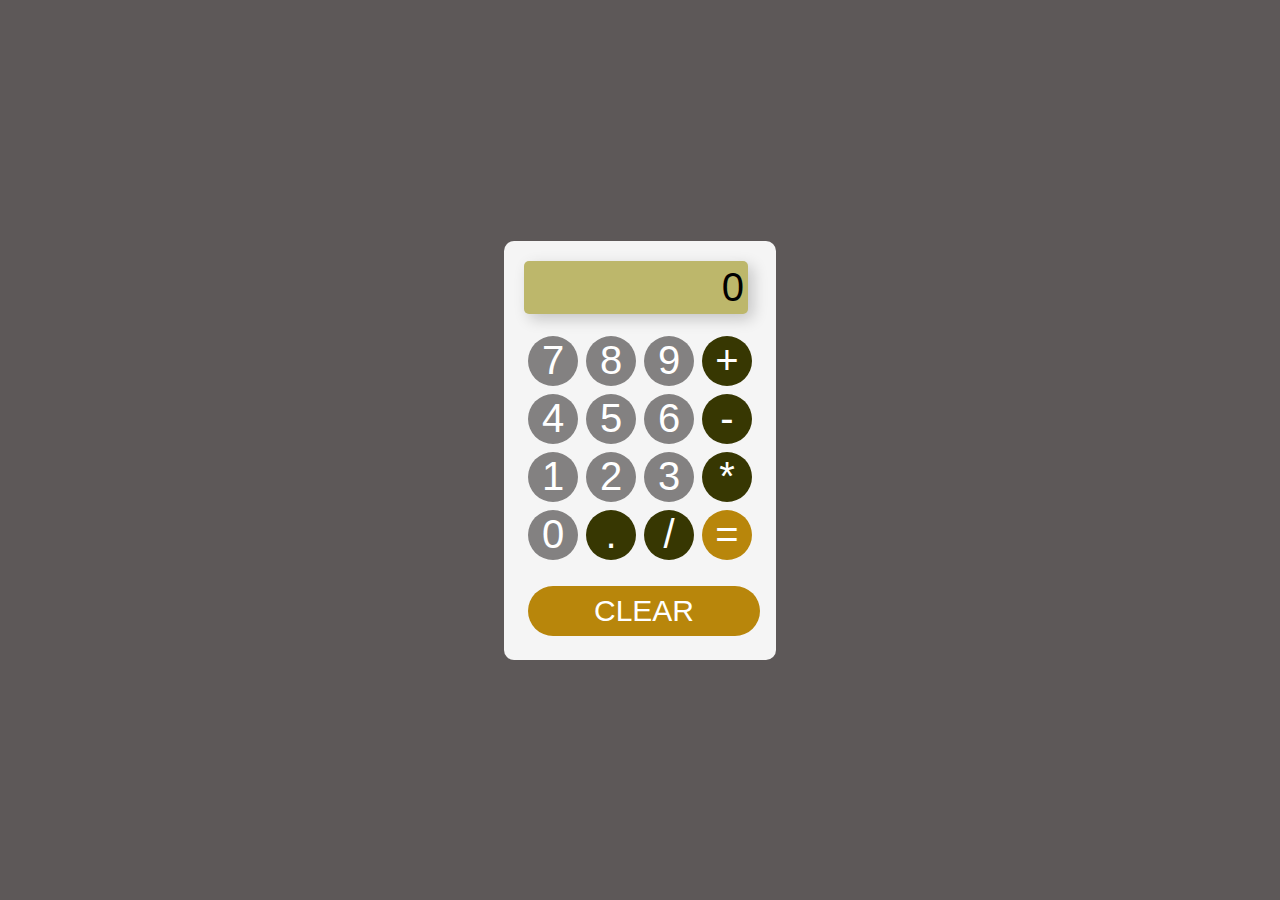
<file: kalkulator/index.html>
<!DOCTYPE html>
<html lang="en">
<head>
    <meta charset="UTF-8">
    <meta http-equiv="X-UA-Compatible" content="IE=edge">
    <meta name="viewport" content="width=device-width, initial-scale=1.0">
    <title>JS CALCULATOR </title>
    <link rel="stylesheet" href="style.css">
</head>
<body>
    <div class="calculator">
        <div class="screen">0</div>
        <br>
        <div class="buttons">
            <button>7</button>
            <button>8</button>
            <button>9</button>
            <button id="operator">+</button>
            <button>4</button>
            <button>5</button>
            <button>6</button>
            <button id="operator">-</button>
            <button>1</button>
            <button>2</button>
            <button>3</button>
            <button id="operator">*</button>
            <button>0</button>
            <button id="operator">.</button>
            <button id="operator">/</button>
            <button id="equals">=</button>
        </div>
        <br>
        <button id="clear">CLEAR</button>
    </div>

<script src="app.js"></script>
</body>
</html>
</file>
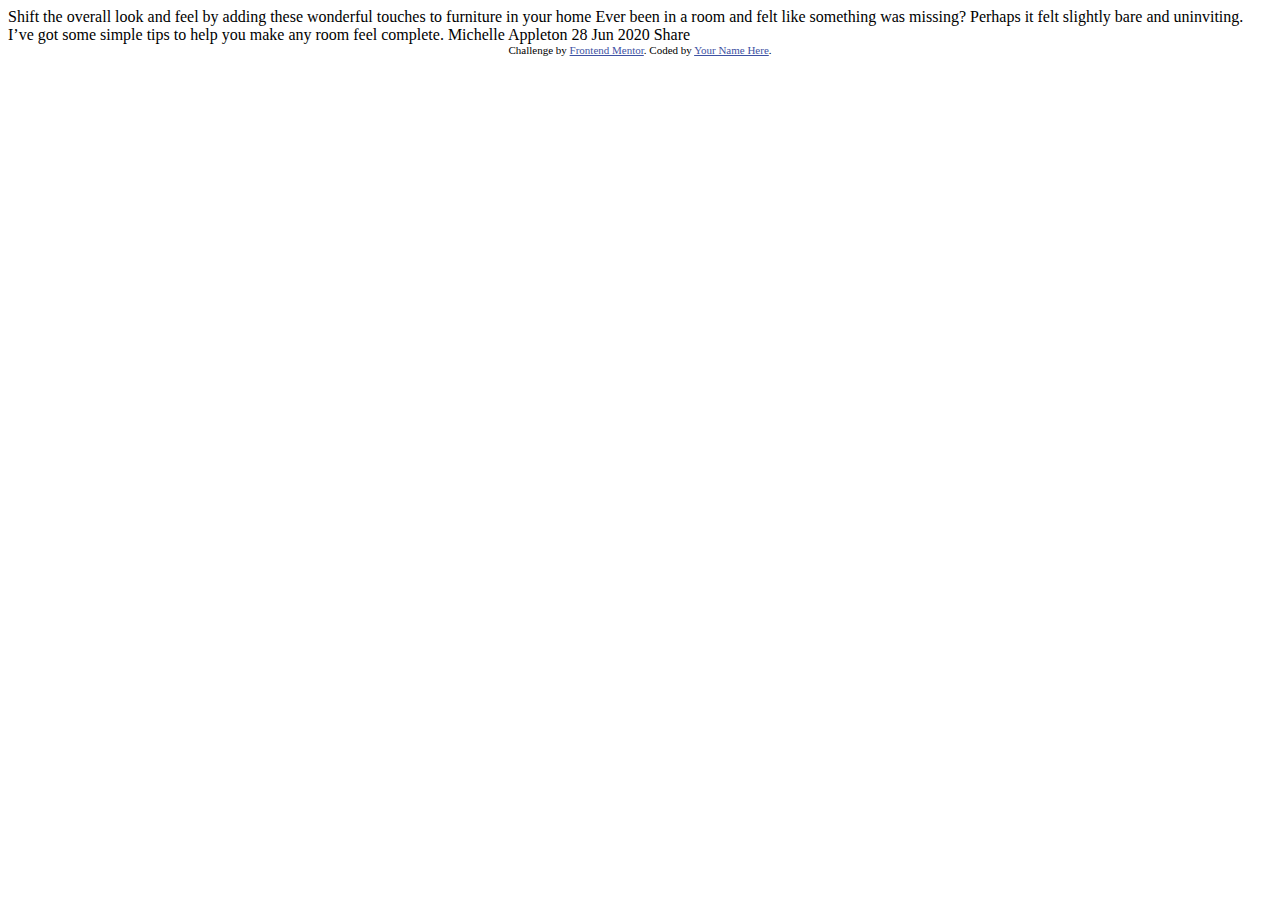
<file: Latihan Praktikum/article-preview-component-master/index.html>
<!DOCTYPE html>
<html lang="en">
<head>
  <meta charset="UTF-8">
  <meta name="viewport" content="width=device-width, initial-scale=1.0"> <!-- displays site properly based on user's device -->

  <link rel="icon" type="image/png" sizes="32x32" href="./images/favicon-32x32.png">
  
  <title>Frontend Mentor | Article preview component</title>

  <!-- Feel free to remove these styles or customise in your own stylesheet 👍 -->
  <style>
    .attribution { font-size: 11px; text-align: center; }
    .attribution a { color: hsl(228, 45%, 44%); }
  </style>
</head>
<body>

  Shift the overall look and feel by adding these wonderful 
  touches to furniture in your home

  Ever been in a room and felt like something was missing? Perhaps 
  it felt slightly bare and uninviting. I’ve got some simple tips 
  to help you make any room feel complete.

  Michelle Appleton
  28 Jun 2020

  Share
  
  <div class="attribution">
    Challenge by <a href="https://www.frontendmentor.io?ref=challenge" target="_blank">Frontend Mentor</a>. 
    Coded by <a href="#">Your Name Here</a>.
  </div>
</body>
</html>
</file>
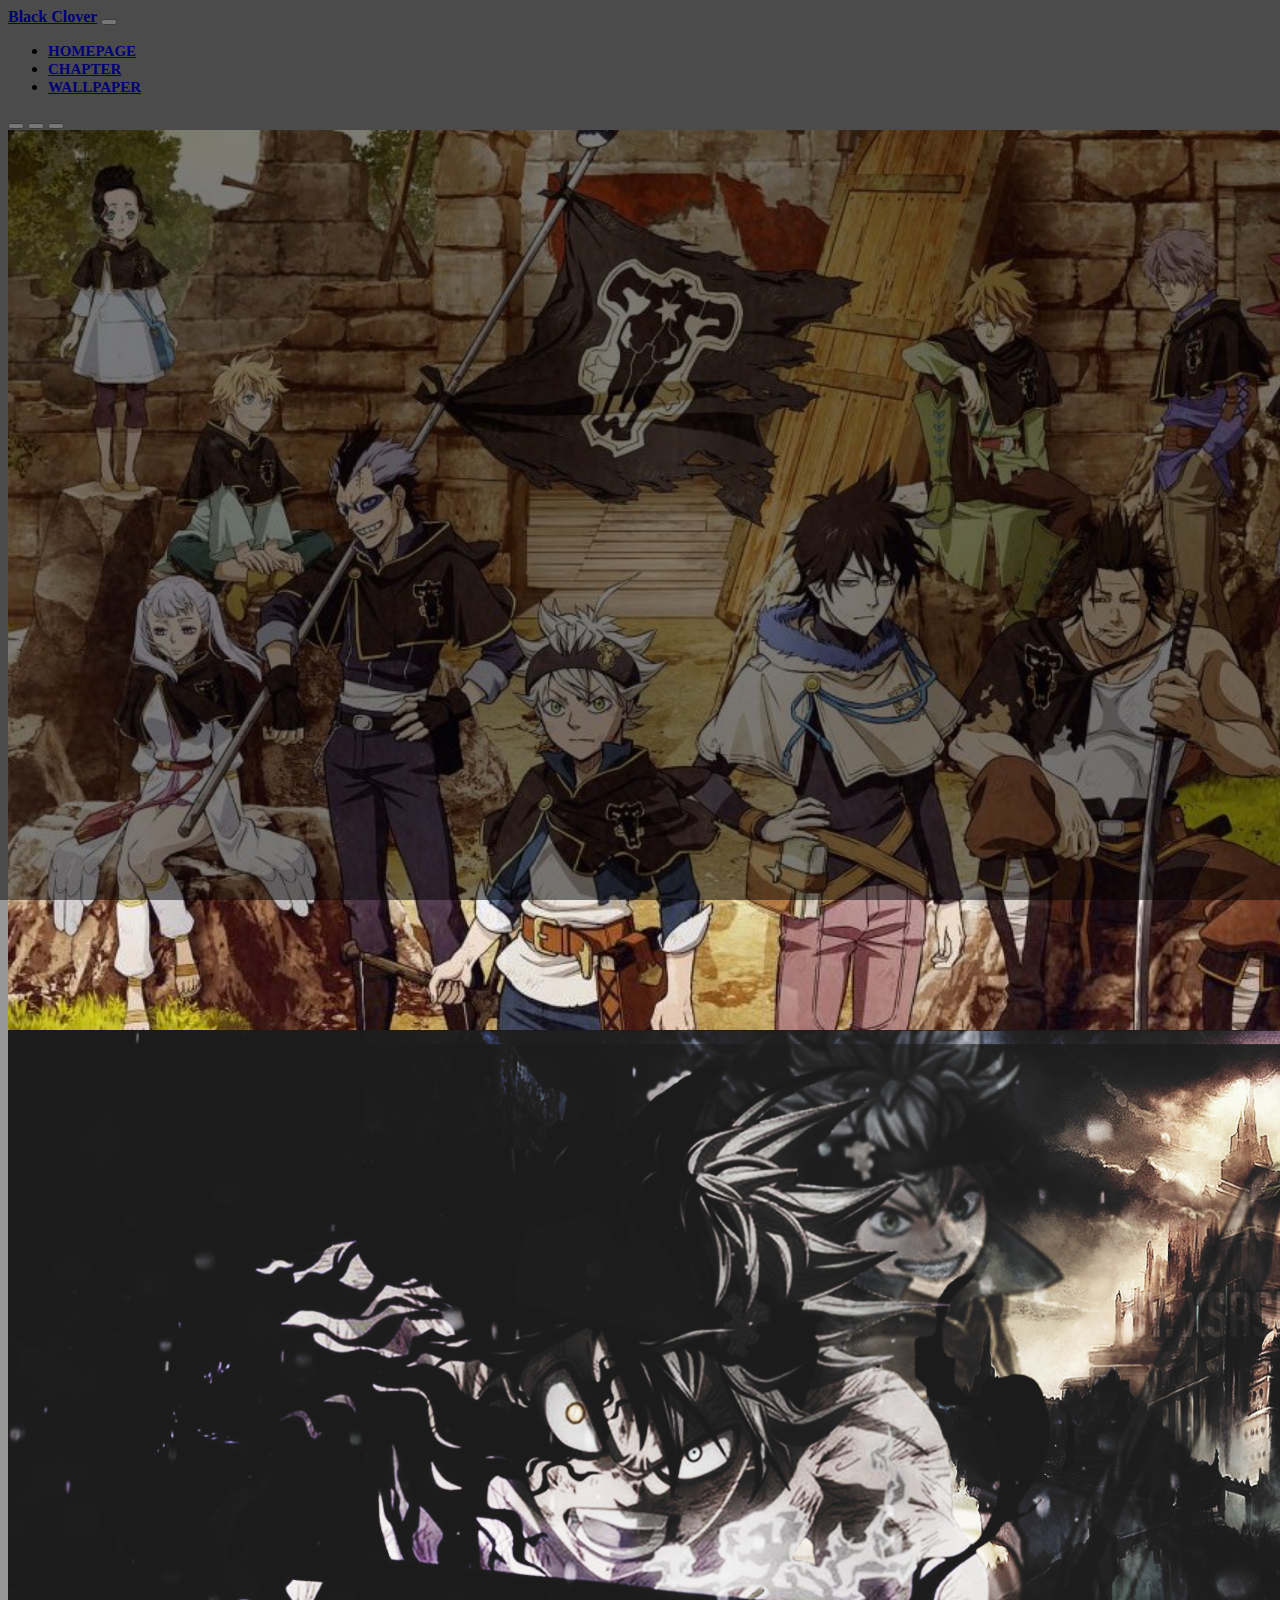
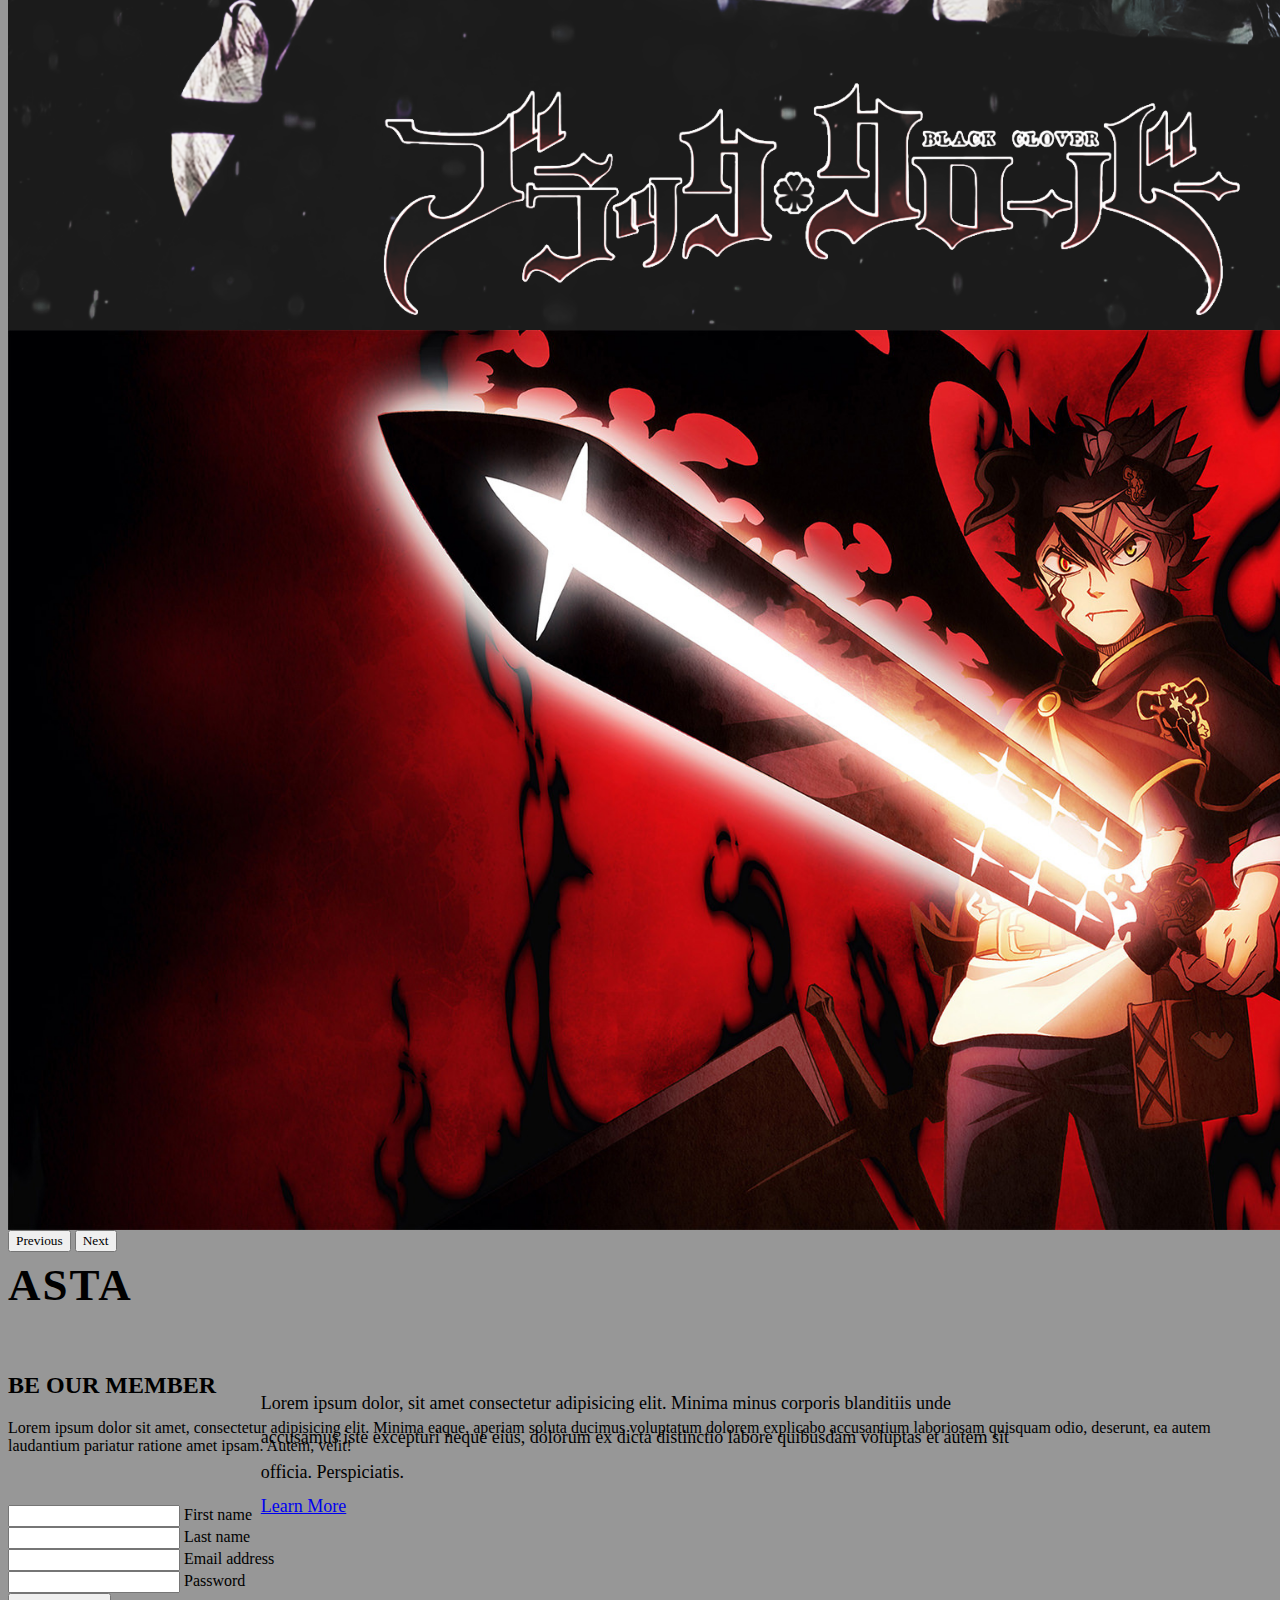
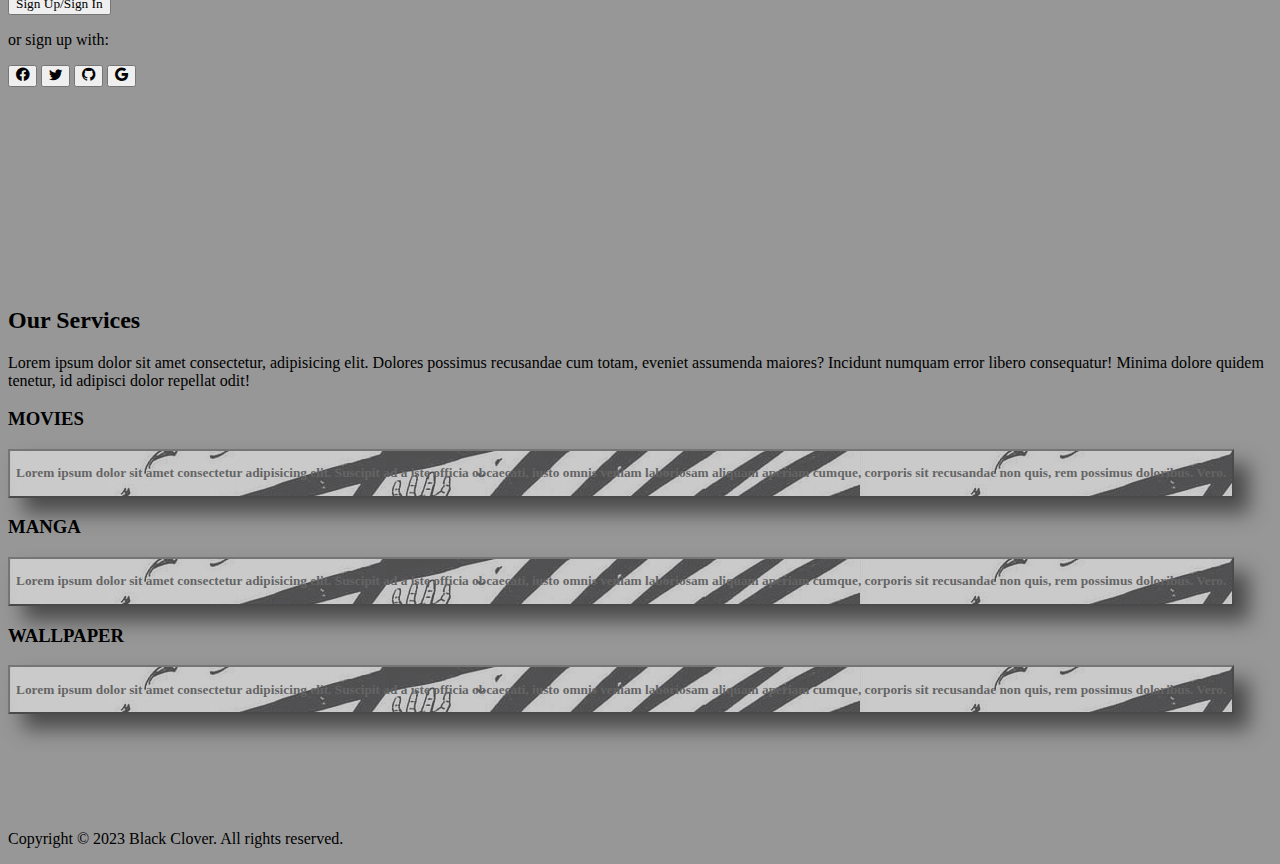
<file: Boostrap/blackclover.html>
<!DOCTYPE html>
<html lang="en">
<head>
    <meta charset="UTF-8">
    <meta http-equiv="X-UA-Compatible" content="IE=edge">
    <meta name="viewport" content="width=device-width, initial-scale=1.0">
    <title>Black CLover</title>
    <link href="https://cdn.jsdelivr.net/npm/bootstrap@5.3.0-alpha3/dist/css/bootstrap.min.css" rel="stylesheet" integrity="sha384-KK94CHFLLe+nY2dmCWGMq91rCGa5gtU4mk92HdvYe+M/SXH301p5ILy+dN9+nJOZ" crossorigin="anonymous">
    <link rel="stylesheet" href="https://cdn.jsdelivr.net/npm/bootstrap-icons@1.10.5/font/bootstrap-icons.css">
    <link rel="stylesheet" href=" style.css">
</head>
<body>

    <nav class="navbar navbar-expand-lg bg-light fixed-top">
        <div class="container">
          <a class="navbar-brand" href="#"><b><span class="text-dark">Black</span><span class="text-secondary">&nbspClover</span></b></a>
          <button class="navbar-toggler" type="button" data-bs-toggle="collapse" data-bs-target="#navbarSupportedContent" aria-controls="navbarSupportedContent" aria-expanded="false" aria-label="Toggle navigation">
            <span class="navbar-toggler-icon"></span>
          </button>
          <div class="collapse navbar-collapse" id="navbarSupportedContent">
            <ul class="navbar-nav ms-auto mb-2 mb-lg-0">    
              <li class="nav-item">
                <a class="nav-link" href="#hompage">HOMEPAGE</a>
              </li> 
              <li class="nav-item">
                <a class="nav-link" href="#chapter">CHAPTER</a>
              </li> 
              <li class="nav-item">
                <a class="nav-link" href="#wallpaper">WALLPAPER</a>
              </li>

            </ul> 
          </div>
        </div>
      </nav>


      <div id="carouselExampleCaptions" class="carousel slide">
        <div class="carousel-indicators">
          <button type="button" data-bs-target="#carouselExampleCaptions" data-bs-slide-to="0" class="active" aria-current="true" aria-label="Slide 1"></button>
          <button type="button" data-bs-target="#carouselExampleCaptions" data-bs-slide-to="1" aria-label="Slide 2"></button>
          <button type="button" data-bs-target="#carouselExampleCaptions" data-bs-slide-to="2" aria-label="Slide 3"></button>
        </div>
        <div class="carousel-inner">
          <div class="carousel-item active">
            <img src="manga3.jpg" class="d-block w-100" alt="...">
            <div class="carousel-caption ">
              <h5>Black Clover</h5>
              <p>Lorem ipsum dolor sit amet consectetur adipisicing elit. Nulla tenetur, repudiandae minima dolorum ipsum blanditiis repellat voluptatum eius laudantium beatae. Fugiat cupiditate iusto suscipit repudiandae modi porro accusantium illum omnis.</p>
              <p><a href="#" class="btn btn-dark mt-3" >Learn More</a></p>
            </div>
          </div>
          <div class="carousel-item">
            <img src="bc3.png" class="d-block w-100" alt="...">
            <div class="carousel-caption ">
              <h5>Black Bull</h5>
              <p>Lorem ipsum dolor, sit amet consectetur adipisicing elit. Modi eaque laboriosam nihil dolorum molestiae? Aliquid minus accusamus, saepe rerum non molestiae, sunt inventore, obcaecati illo deserunt cumque animi corporis quisquam!</p>
              <p><a href="#" class="btn btn-dark mt-3">Learn More</a></p>
            </div>
          </div>
          <div class="carousel-item">
            <img src="bc2.jpg" class="d-block w-100" alt="...">
            <div class="carousel-caption">
              <h5>ASTA</h5>
              <p>Lorem ipsum dolor, sit amet consectetur adipisicing elit. Minima minus corporis blanditiis unde accusamus iste excepturi neque eius, dolorum ex dicta distinctio labore quibusdam voluptas et autem sit officia. Perspiciatis.</p>
              <p><a href="#" class="btn btn-dark mt-3">Learn More</a></p>
            </div>
          </div>
        </div>
        <button class="carousel-control-prev" type="button" data-bs-target="#carouselExampleCaptions" data-bs-slide="prev">
          <span class="carousel-control-prev-icon" aria-hidden="true"></span>
          <span class="visually-hidden">Previous</span>
        </button>
        <button class="carousel-control-next" type="button" data-bs-target="#carouselExampleCaptions" data-bs-slide="next">
          <span class="carousel-control-next-icon" aria-hidden="true"></span>
          <span class="visually-hidden">Next</span>
        </button>
      </div>

      <!-- about section -->
      <section id="about" class="about section-padding">
        <div class="container">
            <div class="row">
              <div class="col-lg-6 col-md-6 ps-lg-5 mt-md-5">
                <div class="about-text">
                    <h2>BE OUR MEMBER</h2>
                    <p>Lorem ipsum dolor sit amet, consectetur adipisicing elit. Minima eaque, aperiam soluta ducimus voluptatum dolorem explicabo accusantium laboriosam quisquam odio, deserunt, ea autem laudantium pariatur ratione amet ipsam. Autem, velit!</p>
                    <!-- <a href="#" class="btn btn-warning">learn more</a> -->
                </div>

            </div>
              <form class="col-lg-6 col-md-6 ps-lg-5 mt-md-5 ">
                <!-- 2 column grid layout with text inputs for the first and last names -->
                
                  <div class="col">
                    <div class="form-outline">
                      <input type="text" id="form3Example1" class="form-control" />
                      <label class="form-label" for="form3Example1">First name</label>
                    </div>
                  </div>
                  <div class="col">
                    <div class="form-outline">
                      <input type="text" id="form3Example2" class="form-control" />
                      <label class="form-label" for="form3Example2">Last name</label>
                    </div>
                  </div>
             
              
                <!-- Email input -->
                <div class="form-outline ">
                  <input type="email" id="form3Example3" class="form-control" />
                  <label class="form-label" for="form3Example3">Email address</label>
                </div>
              
                <!-- Password input -->
                <div class="form-outline">
                  <input type="password" id="form3Example4" class="form-control" />
                  <label class="form-label" for="form3Example4">Password</label>
                </div>
            
              
                <!-- Submit button -->
                <div class="text-center ">
                  <button type="submit" class="btn btn-dark mt-2  mb-3">Sign Up/Sign In</button>
                </div>
             
                <!-- Register buttons -->
                <div class="text-center">
                  <p>or sign up with:</p>
                  <button type="button" class="btn">
                    <i class="bi bi-facebook"></i>
                  </button>
              
                  <button type="button" class="btn">
                    <i class="bi bi-twitter"></i>
                  </button>
              
                  <button type="button" class="btn">
                    <i class="bi bi-github"></i>
                  </button>
              
                  <button type="button" class="btn">
                    <i class="bi bi-google"></i>
                  </button>
                </div>
              </form>


            </div>
        </div>
      </section>
      <!--about section end -->

      <!-- service section -->
      <!-- <section id="services" class="services section-padding">
        <div class="container">
            <div class="row">
                <div class="col-md-12">
                    <div class="section-header text-center pb-5">
                        <h2>our sevices</h2>
                        <p>Lorem ipsum dolor sit amet consectetur adipisicing elit. <br> Velit inventore ratione optio ipsam ab? Assumenda quae, consequuntur obcaecati cum sed similique!</p>
                    </div>
                </div>
            </div>

            <div class="row">
                <div class="col-12 col-md-12 col-lg-4">
                    <div class="card text-white text-center bg-dark pb-2">
                        <div class="card-body">
                            <i class="bi bi-stickies"></i>
                            <h3 class="card-title">best quality</h3>
                            <p class="lead">Lorem, ipsum dolor sit amet consectetur adipisicing elit. Ipsa tenetur accusamus ab atque asperiores accusantium necessitatibus maiores, porro magnam dolores quo, sint repellat laboriosam aliquid provident obcaecati nisi nihil. Obcaecati?</p>
                            <button class="btn btn-warning text-dark">Read more </button>
                        </div>
                    </div>
                </div>
                <div class="col-12 col-md-12 col-lg-4">
                    <div class="card text-white text-center bg-dark pb-2">
                        <div class="card-body">
                            <i class="bi bi-stickies"></i>
                            <h3 class="card-title">best quality</h3>
                            <p class="lead">Lorem, ipsum dolor sit amet consectetur adipisicing elit. Ipsa tenetur accusamus ab atque asperiores accusantium necessitatibus maiores, porro magnam dolores quo, sint repellat laboriosam aliquid provident obcaecati nisi nihil. Obcaecati?</p>
                            <button class="btn btn-warning text-dark">Read more </button>
                        </div>
                    </div>
                </div>
                <div class="col-12 col-md-12 col-lg-4">
                    <div class="card text-white text-center bg-dark pb-2">
                        <div class="card-body">
                            <i class="bi bi-stickies"></i>
                            <h3 class="card-title">best quality</h3>
                            <p class="lead">Lorem, ipsum dolor sit amet consectetur adipisicing elit. Ipsa tenetur accusamus ab atque asperiores accusantium necessitatibus maiores, porro magnam dolores quo, sint repellat laboriosam aliquid provident obcaecati nisi nihil. Obcaecati?</p>
                            <button class="btn btn-warning text-dark">Read more </button>
                        </div>
                    </div>
                </div>
            </div>
        </div>

      </section> -->
      <!-- service section end -->

      <!-- team section -->
      <section id="team" class="team section-padding">
        <div class="container">
            <div class="row">
                <div class="col-md-12">
                    <div class="section-header text-center pb-5">
                        <h2>Our Services</h2>
                        <p>Lorem ipsum dolor sit amet consectetur, adipisicing elit. Dolores possimus recusandae cum totam, eveniet assumenda maiores? Incidunt numquam error libero consequatur! Minima dolore quidem tenetur, id adipisci dolor repellat odit!</p>
                    </div>
                </div>
            </div>

            <div class="row">
                <div class="col-12 col-md-6 col-lg-4">
                  <h3 class="card-title py-2 text-center">MOVIES</h3>
                  <button class="card text-center">
                    <div class="card-body">
                      <!-- <img src="manga.jpg" class="img-fluid rounded-circle"> -->
                        <p class="card-text">Lorem ipsum dolor sit amet consectetur adipisicing elit. Suscipit ad a iste officia obcaecati, iusto omnis veniam laboriosam aliquam aperiam cumque, corporis sit recusandae non quis, rem possimus doloribus. Vero.
                        </p>
                        <!-- <div class="text-center "> -->
                          <!-- <button type="submit" class="btn btn-dark mt-2  mb-3">Click Here!</button> -->
                        <!-- </div> -->

                        <!-- <p class="socials">
                            <i class="bi bi-twitter text-dark mx-1"></i>
                            <i class="bi bi-facebook text-dark mx-1"></i><i class="bi bi-linkedin text-dark mx-1"></i><i class="bi bi-instagram text-dark mx-1"></i>
                        </p> -->
                    </div>
                </button>
                </div>
                <div class="col-12 col-md-6 col-lg-4">
                  <h3 class="card-title py-2 text-center">MANGA</h3>
                    <button class="card text-center">
                        <div class="card-body">
                            <!-- <img src="manga.jpg" class="img-fluid rounded-circle"> -->
                            <p class="card-text">Lorem ipsum dolor sit amet consectetur adipisicing elit. Suscipit ad a iste officia obcaecati, iusto omnis veniam laboriosam aliquam aperiam cumque, corporis sit recusandae non quis, rem possimus doloribus. Vero.
                            </p>

                            <!-- <p class="socials">
                                <i class="bi bi-twitter text-dark mx-1"></i>
                                <i class="bi bi-facebook text-dark mx-1"></i><i class="bi bi-linkedin text-dark mx-1"></i><i class="bi bi-instagram text-dark mx-1"></i>
                            </p> -->
                        </div>
                    </button>
                </div>
                
                <div class="col-12 col-md-6 col-lg-4">
                  <h3 class="card-title py-2 text-center">WALLPAPER</h3>
                    <button class="card text-center">
                      <!-- <a href="#"> -->
                        <div class="card-body">
                            <!-- <img src="bc5.png" alt="" class="img-fluid rounded-1 "> -->
                            <p class="card-text">Lorem ipsum dolor sit amet consectetur adipisicing elit. Suscipit ad a iste officia obcaecati, iusto omnis veniam laboriosam aliquam aperiam cumque, corporis sit recusandae non quis, rem possimus doloribus. Vero.
                            </p>
                            

                            <!-- <p class="socials">
                                <i class="bi bi-twitter text-dark mx-1"></i>
                                <i class="bi bi-facebook text-dark mx-1"></i><i class="bi bi-linkedin text-dark mx-1"></i><i class="bi bi-instagram text-dark mx-1"></i>
                            </p> -->
                        </div>
                      <!-- </a> -->
                    </button>
                </div>
            </div>
        </div>
      </section>
      <!-- team section end -->

      <footer class="bg-light p-2 text-center fixed-bottom">
        <div class="container">
            <p class="text-dark">Copyright © 2023 Black Clover. All rights reserved.</p>
            <!-- <p class="socials">
                <i class="bi bi-twitter text-dark mx-1"></i>
                <i class="bi bi-facebook text-dark mx-1"></i><i class="bi bi-linkedin text-dark mx-1"></i><i class="bi bi-instagram text-dark mx-1"></i> -->
            </p>
        </div>

      </footer>
    



    <script src="https://cdn.jsdelivr.net/npm/bootstrap@5.3.0-alpha3/dist/js/bootstrap.bundle.min.js" integrity="sha384-ENjdO4Dr2bkBIFxQpeoTz1HIcje39Wm4jDKdf19U8gI4ddQ3GYNS7NTKfAdVQSZe" crossorigin="anonymous"></script>
</body>
</html>
</file>
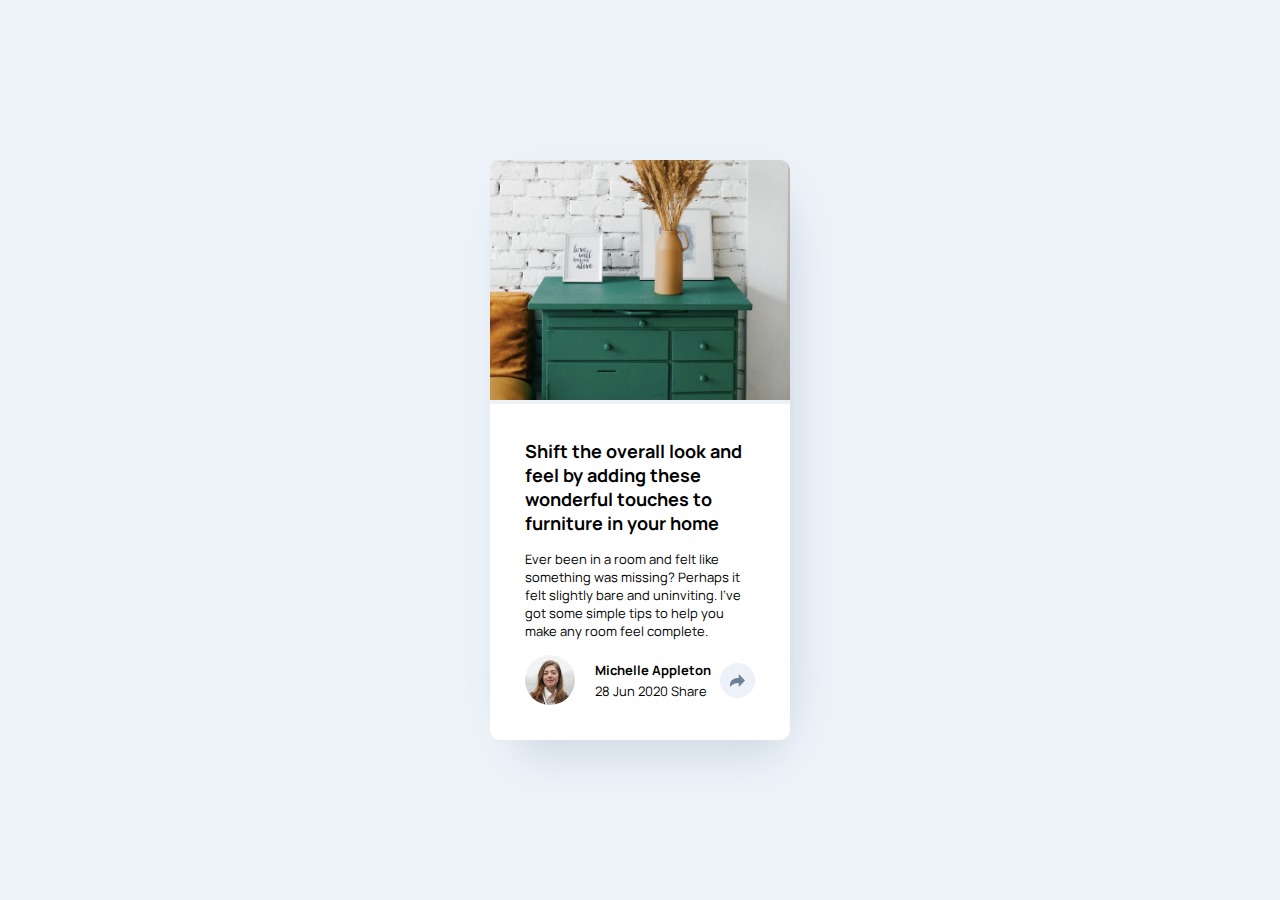
<file: Latihan Praktikum/lat3.html>
<!DOCTYPE html>
<html lang="en">

<head>
    <meta charset="UTF-8">
    <meta http-equiv="X-UA-Compatible" content="IE=edge">
    <meta name="viewport" content="width=device-width, initial-scale=1.0">
    <link rel="preconnect" href="https://fonts.googleapis.com">
    <link rel="preconnect" href="https://fonts.gstatic.com" crossorigin>
    <link href="https://fonts.googleapis.com/css2?family=Manrope:wght@500;700&display=swap" rel="stylesheet">
    <title>Document</title>
    <link rel="stylesheet" href="lat3.css">
</head>

<body>
    <div class="konten">
        <img class="images" src="drawers.jpg" alt="">
        <div class="tulisan">
            <div>
                <div class="judul">
                    Shift the overall look and feel by adding these wonderful touches to furniture in your home
                </div>
                <div>
                    Ever been in
                    a room and felt like something was missing? Perhaps it felt slightly bare and uninviting. I’ve got
                    some
                    simple tips to help you make any room feel complete.
                </div>
                <div class="bawah">
                    <div class="flex">
                        <img class="avatar" src="avatar-michelle.jpg" alt="">
                        <div>
                            <div class="nama">Michelle Appleton</div>
                            <div>28 Jun 2020 Share</div>
                        </div>
                    </div>
                    <div class="icon">
                        <svg xmlns="http://www.w3.org/2000/svg" width="15" height="13">
                            <path fill="#6E8098"
                                d="M15 6.495L8.766.014V3.88H7.441C3.33 3.88 0 7.039 0 10.936v2.049l.589-.612C2.59 10.294 5.422 9.11 8.39 9.11h.375v3.867L15 6.495z" />
                        </svg>
                    </div>
                    <div class="absolute">
                        <div class="margin-10 space-text">SHARE</div>
                        <div class="margin-10">
                            <svg xmlns="http://www.w3.org/2000/svg" width="20" height="20">
                                <path fill="#FFF"
                                    d="M18.896 0H1.104C.494 0 0 .494 0 1.104v17.793C0 19.506.494 20 1.104 20h9.58v-7.745H8.076V9.237h2.606V7.01c0-2.583 1.578-3.99 3.883-3.99 1.104 0 2.052.082 2.329.119v2.7h-1.598c-1.254 0-1.496.597-1.496 1.47v1.928h2.989l-.39 3.018h-2.6V20h5.098c.608 0 1.102-.494 1.102-1.104V1.104C20 .494 19.506 0 18.896 0z" />
                            </svg>
                        </div>
                        <div class="margin-10">
                            <svg xmlns="http://www.w3.org/2000/svg" width="20" height="17">
                                <path fill="#FFF"
                                    d="M20 2.172a8.192 8.192 0 01-2.357.646 4.11 4.11 0 001.804-2.27 8.22 8.22 0 01-2.605.996A4.096 4.096 0 0013.847.248c-2.65 0-4.596 2.472-3.998 5.037A11.648 11.648 0 011.392 1a4.109 4.109 0 001.27 5.478 4.086 4.086 0 01-1.858-.513c-.045 1.9 1.318 3.679 3.291 4.075a4.113 4.113 0 01-1.853.07 4.106 4.106 0 003.833 2.849A8.25 8.25 0 010 14.658a11.616 11.616 0 006.29 1.843c7.618 0 11.922-6.434 11.663-12.205A8.354 8.354 0 0020 2.172z" />
                            </svg>
                        </div>
                        <div>
                            <svg xmlns="http://www.w3.org/2000/svg" width="20" height="20">
                                <path fill="#FFF"
                                    d="M10 0C4.478 0 0 4.477 0 10c0 4.237 2.636 7.855 6.356 9.312-.088-.791-.167-2.005.035-2.868.182-.78 1.172-4.97 1.172-4.97s-.299-.6-.299-1.486c0-1.39.806-2.428 1.81-2.428.852 0 1.264.64 1.264 1.408 0 .858-.545 2.14-.828 3.33-.236.995.5 1.807 1.48 1.807 1.778 0 3.144-1.874 3.144-4.58 0-2.393-1.72-4.068-4.177-4.068-2.845 0-4.515 2.135-4.515 4.34 0 .859.331 1.781.745 2.281a.3.3 0 01.069.288l-.278 1.133c-.044.183-.145.223-.335.134-1.249-.581-2.03-2.407-2.03-3.874 0-3.154 2.292-6.052 6.608-6.052 3.469 0 6.165 2.473 6.165 5.776 0 3.447-2.173 6.22-5.19 6.22-1.013 0-1.965-.525-2.291-1.148l-.623 2.378c-.226.869-.835 1.958-1.244 2.621.937.29 1.931.446 2.962.446 5.522 0 10-4.477 10-10S15.522 0 10 0z" />
                            </svg>
                        </div>
                    </div>
                </div>
            </div>
        </div>
    </div>
</body>

</html>
</file>
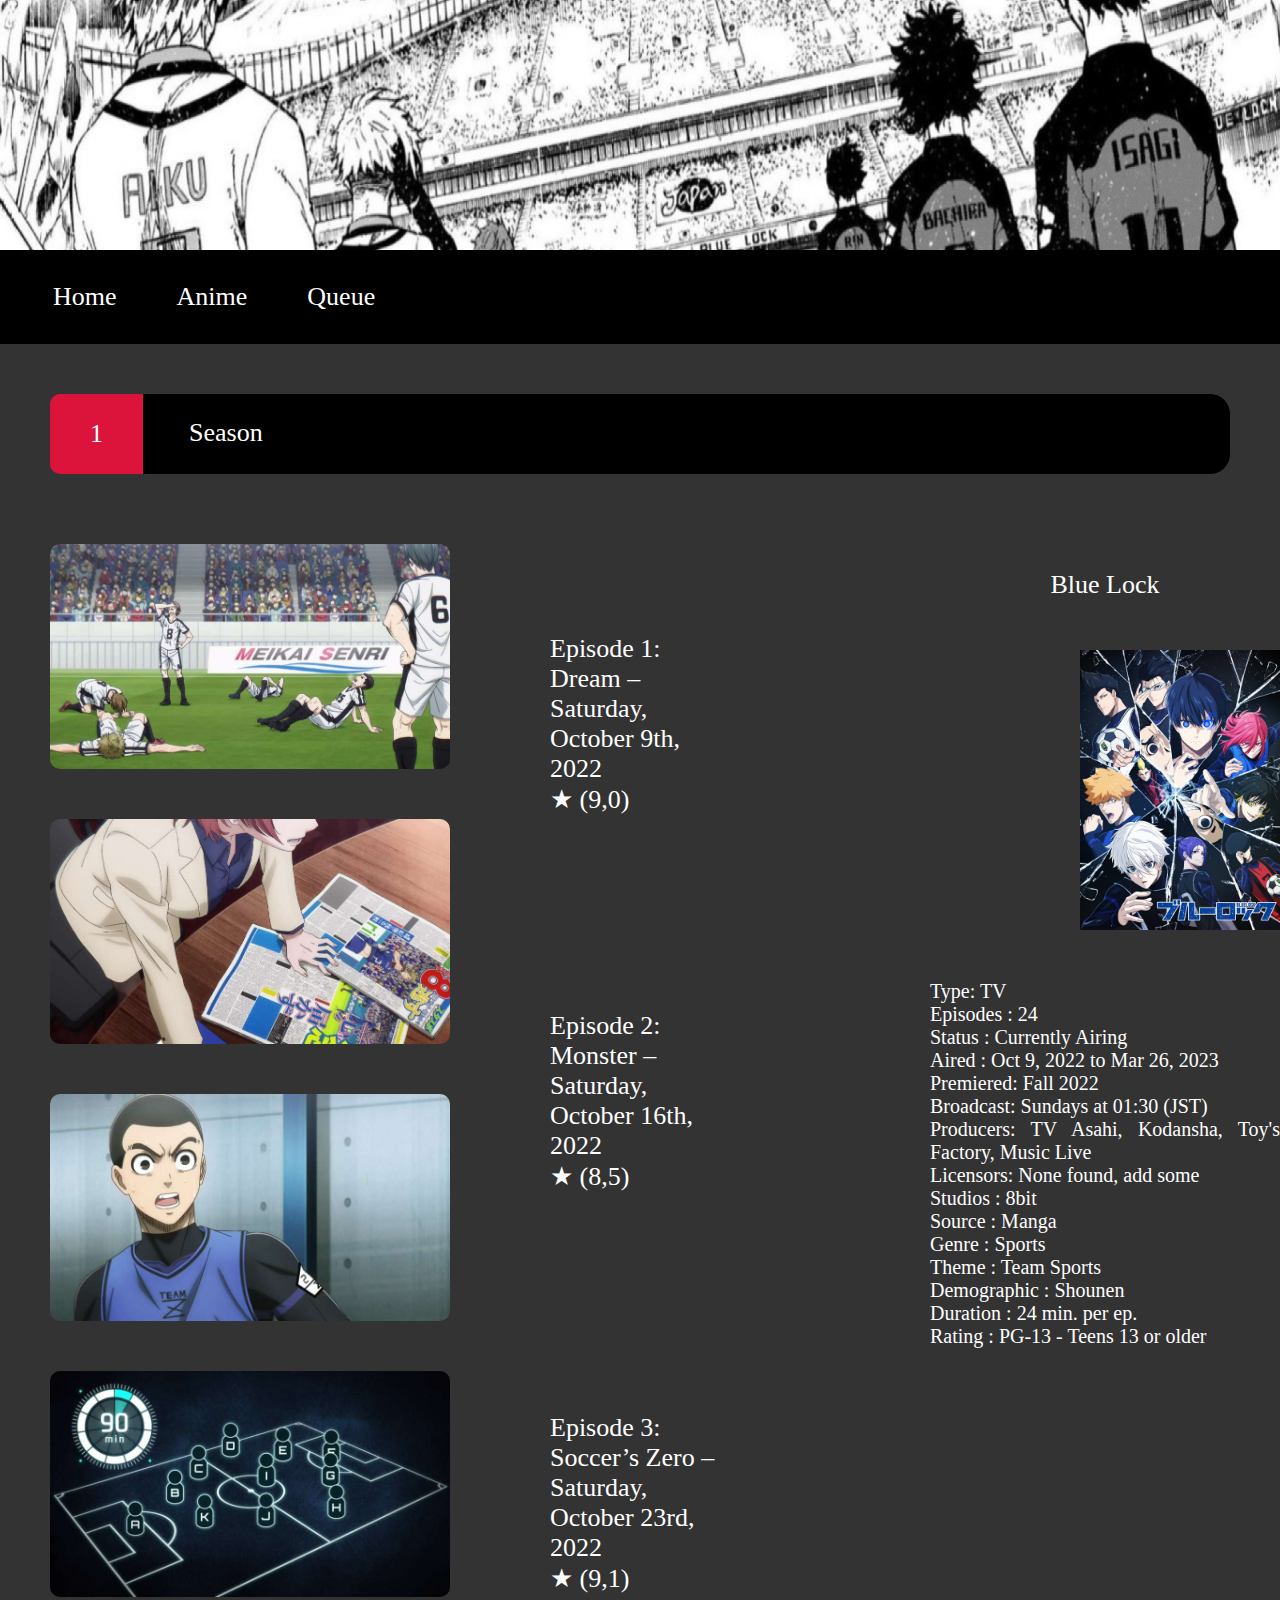
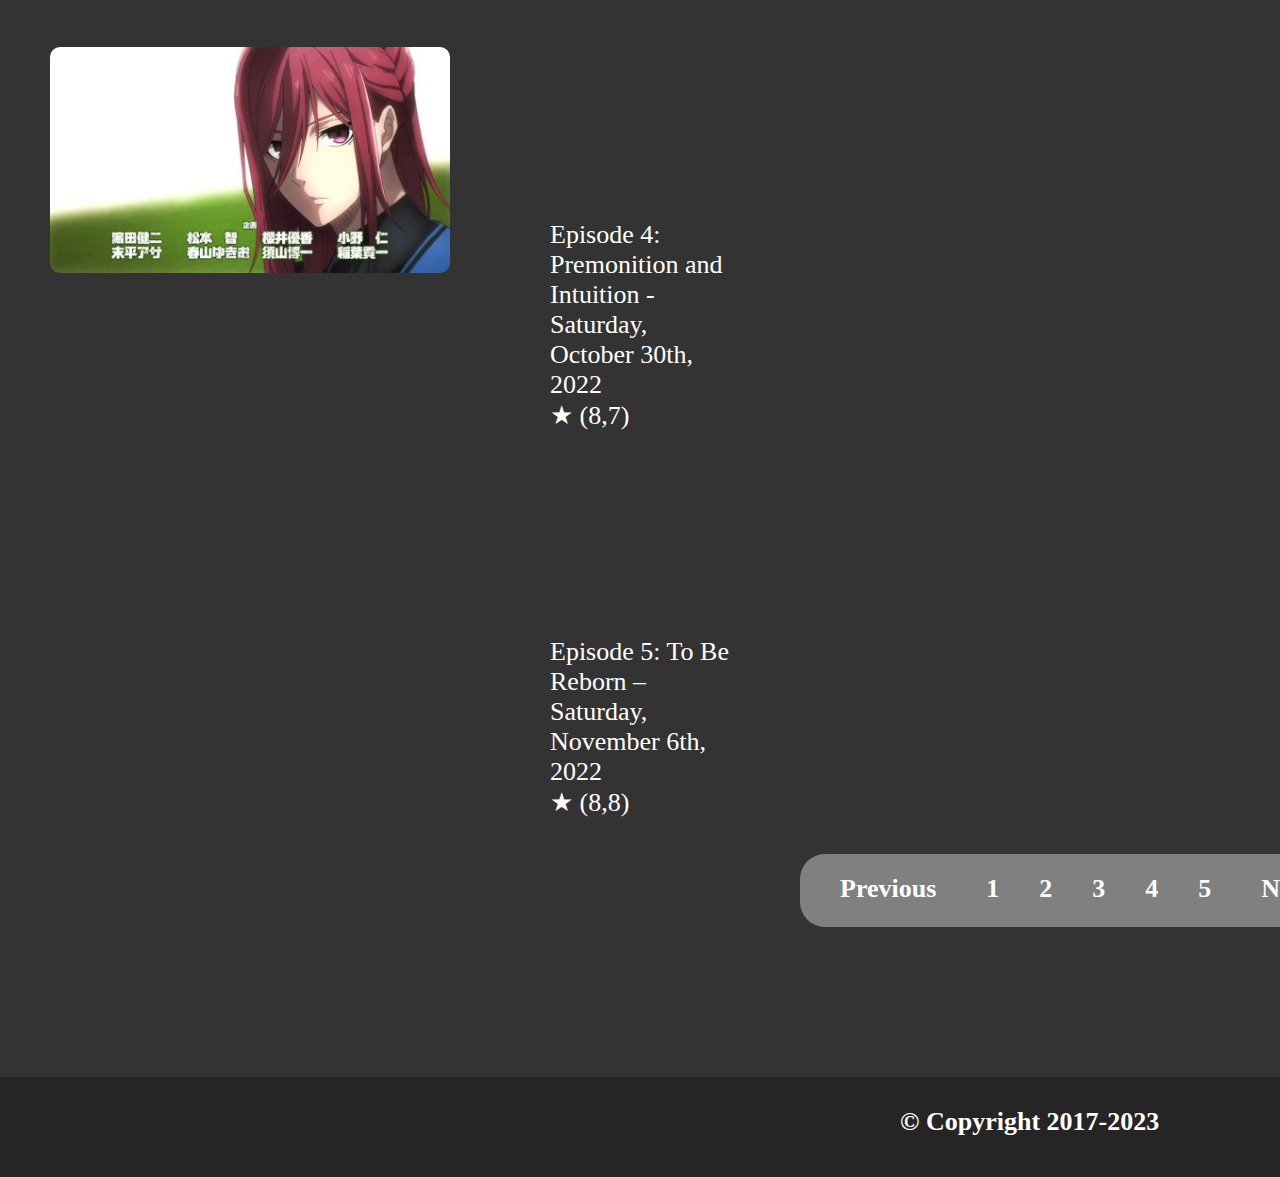
<file: Tugas Web Layout/main.html>
<!DOCTYPE html>
<html lang="en">
<head>
    <meta charset="UTF-8">
    <meta http-equiv="X-UA-Compatible" content="IE=edge">
    <meta name="viewport" content="width=device-width, initial-scale=1.0">
    <title>Blue Lock</title>
    <link rel="stylesheet" href="style.css">
    <link href="//maxcdn.bootstrapcdn.com/font-awesome/4.1.0/css/font-awesome.min.css" rel="stylesheet">

</head>
<body>
    <!-- header -->
    <header>
        <img class="header-img" src="header_1.png" alt="header">
    </header>
    <!-- header end -->

    <!-- navigation bar -->
    <nav class="wrap">
        <ul class="navbar">
            <li><a class="home" href="">Home</a></li>
            <li><a href="">Anime</a></li>
            <li><a href="">Queue</a></li>
        </ul>

        <div>
            <input placeholder="Search" type="text" name="text" class="search"> 
        </div>
        <div class="icon">
            <svg viewBox="0 0 512 512" class="ionicon" xmlns="http://www.w3.org/2000/svg">
                <title>Search</title>
                <path stroke-width="32" stroke-miterlimit="10" stroke="currentColor" fill="none" d="M221.09 64a157.09 157.09 0 10157.09 157.09A157.1 157.1 0 00221.09 64z"></path>
                <path d="M338.29 338.29L448 448" stroke-width="32" stroke-miterlimit="10" stroke-linecap="round" stroke="currentColor" fill="none"></path>
            </svg>
        </div>
    </nav>
    <!--navigation bar end  -->

    <!-- sebelum gambar -->
    <div class="sebelum">
        <a class="satu" href="">1</a>
        <!-- <a class="season" href="">Season 1</a> -->
        <div class="dropdown">
            <button class="dropbtn">Season</button>
            <div class="dropdown-content">
                <a href = "main.html">Season 1</a>
                <a href = "#">Season 2</a>
            </div>
        </div>
    </div>

    <!-- sebelum gambar end -->


    <!-- content -->
    <div class="content">
 
    <div class="gambar">
        <img src="eps 1.jpg" alt="eps1">
        <img src="eps 2.jpg" alt="eps2">
        <img src="eps 3.jpg" alt="eps3">
        <img src="eps 4.jpg" alt="eps4">
        <img src="eps 5.jpg" alt="eps5">
    </div>

    <div class="episode">
        <p class="p1">Episode 1: Dream – Saturday, October 9th, 2022 <br>
            ★ (9,0)</p>
        <p class="p2">Episode 2: Monster – Saturday, October 16th, 2022 <br>
            ★ (8,5)</p>
        <p class="p3">Episode 3: Soccer’s Zero – Saturday, October 23rd, 2022 <br>
            ★ (9,1)</p>
        <p class="p4">Episode 4: Premonition and Intuition - Saturday, October 30th, 2022<br>
            ★ (8,7)</p>
        <p class="p5">Episode 5: To Be Reborn – Saturday, November 6th, 2022 <br>
            ★ (8,8)</p>
    </div>

    <div class="side">
        <p class="title">Blue Lock</p>
        <img class="side-img" src="cover.jpg" alt="blue lock">
        <div class="caption">
            <p>Type: TV <br>
                Episodes : 24 <br>
                Status   : Currently Airing<br>
                Aired    : Oct 9, 2022 to Mar 26, 2023<br>
                Premiered: Fall 2022<br>
                Broadcast: Sundays at 01:30 (JST)<br>
                Producers: TV Asahi, Kodansha, Toy's Factory, Music Live<br>
                Licensors: None found, add some<br>
                Studios  : 8bit<br>
                Source   : Manga<br>
                Genre    : Sports<br>
                Theme    : Team Sports<br>
                Demographic : Shounen<br>
                Duration    : 24 min. per ep.<br>
                Rating   : PG-13 - Teens 13 or older</p>
        </div> 
    </div>

    </div>
    <!-- content end -->

    <!-- pagination -->
    <ul class="pagination">
        <li><a class="prev" href="#">Previous</a></li>
        <li class="page"><a class="angka" href="#">1</a></li>
        <li class="page"><a class="angka" href="#">2</a></li>
        <li class="page"><a class="angka" href="#">3</a></li>
        <li class="page"><a class="angka" href="#">4</a></li>
        <li class="page"><a class="angka" href="#">5</a></li>
        <li><a class="next" href="#">Next</a></li>
    </ul>
    <!-- pagination end-->
    <footer>
        <p>&#169; Copyright 2017-2023</p>
    </footer>
</body>
</html>
</file>
<file: kalkulator/style.css>
*{
    margin: 0;
    padding: 0;
    font-family: 'Poppins' , sans-serif;
    box-sizing: border-box;
}

body {
    display: flex;
    justify-content: center;
    align-items: center;
    height: 100vh;
    background-color: rgb(93, 88, 88);
}

.calculator {
    background-color: whitesmoke;
    padding: 20px;
    border-radius: 10px;

}

.screen {
    width: 224px;
    background-color:  darkkhaki;
    box-shadow: -8px -8px 15px rgba(255,255,255,0.1), 5px 5px 15px rgba(0,0,0,0.2);
    font-size: 40px;
    border-radius: 5px;
    text-align: end;
    padding: 4px;

}

.buttons {
    width: 232px;
    display: flex;
    flex-wrap: wrap;
}

button {
    background-color: rgb(131,129,129);
    border: none;
    color: rgb(255,255,255);
    font-size: 40px;
    width: 50px;
    height: 50px;
    border-radius: 25px;
    margin: 4px;
}

button:hover {
    background-color: rgb(111,110,110);
}

button:active {
    background-color:  rgb(232,232,232);
}

#equals {
    background-color:  darkgoldenrod;
}

#equals:hover {
    background-color: #979595;
}

#operator {
    background-color: rgb(55, 55, 2);
}

#clear {
    width: 100%;
    background-color: darkgoldenrod;
    font-size: 30px;

}

#clear:hover {
    background-color: #979595;;
}
</file>
<file: Boostrap/style.css>
*{
    font-family: montserrat;
}
body{
    background-color: #979797;
}
.section-padding{
    padding: 100px 0;
}
.carousel-item{
    height: 100vh;
    min-height: 600px;
}
.carousel-caption{
    bottom: 220px;
    z-index: 2;
}
.carousel-caption h5{
    font-size: 45px;
    text-transform: uppercase;
    letter-spacing: 2px;
    margin-top: 25px;
}
.carousel-caption p{
    width: 60%;
    margin: auto;
    font-size: 18px;
    line-height: 1.9;
}
.carousel-inner::before{
    content: '';
    position: absolute;
    width: 100%;
    height: 100%;
    top: 0;
    left: 0;
    background-color: black;
    opacity: 50%;
    z-index: 1;
}

.form .sign{
    width: 100%;
}
.navbar-nav a{
    font-size: 15px;
    text-transform: uppercase;
    font-weight: bold;
}

.navbar-nav a:hover{
    font-size: 15px;
    text-transform: uppercase;
    font-weight: bold;
    color: #E4A11B;
}
.navbar-light .navbar-brand{
    color: aqua;
    font-size: 25px;
    text-transform: uppercase;
    font-weight: 700;
    letter-spacing: 2px;
}
.navbar-light .navbar-brand:focus,
.navbar-light .navbar-brand:hover{
    color: black;
}

.navbar-light .navbar-brand .navbar-link{
    color:black
}
.w-100{
    height: 100vh;
}
/* .services .card-body i{
    font-size: 50px;
} */
.team .card-body i{
    font-size: 20px;
}

.team .card{
    box-shadow: 15px 15px 20px rgba(0,0,0,15);
    background-image: url('manga.jpg') ;
    opacity: 50%;
    /* z-index: -1; */
    /* font-size: medium; */
    /* font-weight: bold; */
    /* opacity: 50%; */

}

.team .card:hover{
    box-shadow: 15px 15px 20px whitesmoke;
    transition: 0.5s ease-in;
}
.about-text{
    margin-bottom: 50px;
}
.card-text{
    color: #333;
    font-weight: bold;
    z-index: 2;
}


/* responsive */

@media only screen and (min-width: 768px) and (max-width: 991px){
    .carousel-caption{
        bottom: 380px;
    }
    .carousel-caption p{
        width: 100%;
    }
    .card{
        margin-bottom: 30px;
    }
    .img-area img{
        width: 100%;
    }
}

@media only screen and (max-width: 767px){
    .navbar-nav{
        text-align: start;
    }
    .carousel-caption{
        bottom: 125px;
    }
    .carousel-caption h5{
        font-size: 17px;
    }
    .carousel-caption a{
        padding: 10px 15px;
    }
    .carousel-caption p{
        width: 100%;
        line-height: 1.6;
        font-size: 12px;
    }
    .about-text{
        padding-top: 50px;
    }
    .card{
        margin-bottom: 30px;
    }


}
</file>
<file: Latihan Praktikum/lat3.css>
html {
    height: 100%;
}

.konten {
    border-radius: 15%;
    
}

.images {
    border-radius: 15px 0px 0px 15px;
}

.tulisan {
    display: flex;
    justify-content: center;
    align-items: center;
    background-color: white;
}

.judul {
    font-size: large;
    font-weight: 700;
    margin-bottom: 15px;
}

.bawah {
    margin-top: 15px;
    display: flex;
    height: 100%;
    justify-content: space-between;
    align-items: center;
    position: relative;
}

.flex {
    display: flex;
    align-items: center;
}

.avatar {
    width: 50px;
    height: 50px;
    border-radius: 100%;
    margin-right: 20px;
}

.nama {
    font-weight: 700;
    margin-bottom: 3px;
}

.icon {
    background-color: hsl(210, 46%, 95%);
    height: 35px;
    width: 35px;
    display: flex;
    align-items: center;
    justify-content: center;
    border-radius: 100%;
}

.absolute {
    visibility: hidden;
    position: absolute;
}

.icon:hover~.absolute {
    visibility: visible;
    border-radius: 10px;
    background-color: hsl(217, 19%, 35%);
    position: absolute;
    right: -25%;
    top: -50%;
    padding: 15px 30px;
    align-items: center;
    display: flex;
    box-shadow: 10px 20px 30px hsla(212, 23%, 69%, 0.289);
    transition: 0.2s ease-in;
}

.absolute:hover {
    visibility: visible;
    border-radius: 10px;
    background-color: hsl(217, 19%, 35%);
    position: absolute;
    right: -25%;
    top: -50%;
    padding: 15px 30px;
    align-items: center;
    display: flex;
    box-shadow: 10px 20px 30px hsla(212, 23%, 69%, 0.289);
    transition: 0.2s ease-in;
}

.margin-10 {
    margin-right: 15px;
}

@media all and (min-width: 1440px) {
    body {
        background-color: hsl(210, 46%, 95%);
        display: flex;
        height: 100vh;
        width: 100vw;
        justify-content: center;
        align-items: center;
        margin: 0;
        font-size: 13px;
        font-family: 'Manrope', sans-serif;
    }

    .konten {
        display: flex;
        width: 50%;
        height: 35%;
    }

    .tulisan {
        border-radius: 0px 15px 15px 0px;
        padding: 40px;
        letter-spacing: 0.025em;
    }

    .space-text {
        letter-spacing: 3px;
        color: white;
    }
}

@media all and (max-width:1440px) {
    body {
        background-color: hsl(210, 46%, 95%);
        height: 100vh;
        width: 100vw;
        margin: 0;
        display: flex;
        justify-content: center;
        align-items: center;
        font-size: 13px;
        font-family: 'Manrope', sans-serif;
    }

    .konten {
        width: 300px;
        margin: 0;
        box-shadow: 10px 20px 30px hsla(212, 23%, 69%, 0.289);
    }

    .images {
        border-radius: 10px 10px 0 0;
        width: 100%;
    }
    .tulisan{
        height: 100%;
        padding: 35px;
        border-radius: 0 0 10px 10px;
    }
}
</file>
<file: Tugas Web Layout/style.css>
* body{
    background-color: #333;
    padding: 0;
    margin: 0;
}

header{
   width:100%;
   height: 100%;
}

.header-img{
    width: 100%;
    height: 250px;
}

.wrap{
    display: flex;
    /* justify-content: space-between; */
    margin-top: -10px;
    height: 100px;
    background-color: black; 
}

.navbar {
    display: flex;
    justify-content: center;
    align-items: center;
    text-decoration: none;
    list-style: none;
    margin-top: 15px;
    margin-bottom: 10px;
}

.navbar li a {
    color:white;
    font-size: 26px;
    text-decoration: none;
    text-transform: capitalize;
    padding: 15px;
    margin-left: 30px;
}

.navbar li a.home{
    margin-left: -2px;
}

.navbar li a:hover{
    background-color: #333;
    transition: all .1s ease-in;
    /* border-radius: 10px; */
}

.dropdown {
    float:left;
    overflow: hidden;
}
.dropdown .dropbtn { /* akan aktif kalo ada drop btn di dalem */
    /* class dalam class */
    /* font-size: 16px; */
    border: none;
    outline: none;
    padding: 14px 16px;
    background-color: inherit;
    font-family: inherit;
    /* margin:0; */
}
.navbar a:hover, .dropdown:hover , .dropbtn {background-color: black;}
.dropdown-content {
    display: none;
    position: absolute;
    background-color: black;
    min-width: 135px;
    box-shadow: 0px 8px 16px 0px rgba(0,0,0,0.2);
    z-index: 1
}
.dropdown-content a {
    float: none;
    color: white;
    padding: 12px 16px;
    text-decoration: none;
    display: block;
    text-align: left;
    font-size: 26px;
}
.dropdown-content a:hover {
    background-color:crimson;
    font-size: 26px;
}
.dropdown:hover .dropdown-content{
    display: block;
}

.search {
    width: 100%;
    max-width: 200px;
    margin-top: 35px;
    margin-bottom: 35px;
    margin-left: 1300px;
    height: 20px;
    padding: 10px;
    border-radius: 12px;
    border: 1.5px solid lightgrey;
    outline: none;
    transition: all 0.3s cubic-bezier(0.19, 1, 0.22, 1);
    box-shadow: 0px 0px 20px -18px;
  }

.search:active {
    transform: scale(0.95);
  }

.icon {
    width: 40px;
    color: white;
    margin-top: 25px;
    margin-bottom: 35px;
    margin-left: 40px;
    height: 20px;
    padding: 10px;
    pointer-events: none;
}

.sebelum{
    display: flex;
    height: 80px;
    background-color: black;
    margin: 50px 50px;
    border-radius: 20px;
    list-style: none;
}

.sebelum .satu{
    display: flex;
    color: white;
    text-decoration: none;
    align-items: center;
    text-decoration: none;
    background-color: crimson;
    align-items: center;
    justify-content: center;
    border-bottom-left-radius: 10px;
    border-top-left-radius: 10px;
    padding: 40px;
    font-size: 26px;
}
.sebelum .dropbtn{
    margin: auto 0;
    text-decoration: none;
    color: white;
    margin-top: 10px;
    margin-left: 30px ;
    font-size: 26px;
}

/* .sebelum .season{
    margin: auto 0;
    text-decoration: none;
    color: white;
    margin-left: 30px ;
    font-size: 26px;
} */

.content {
    display: flex;
    margin-top: 70px;
    /* justify-content: space-between; */
    /* align-content: space-between; */
}
.gambar{
    display: flex;
    flex-direction: column;
    width: 400px;
    margin-left: 50px;
    margin-bottom: 20px;
}

.gambar img{
    margin-bottom: 50px;
    border-radius: 10px;
}

.episode{
    display: flex;
    flex-direction: column;
    color: white;
    margin-left: 50px;
    margin-top: 50px;
    font-size: 26px;
    /* margin-left: 80px;   
    margin-bottom: 50px; */
}

.p1{
    margin-top: 40px;
    margin-left: 50px;
}

.p2{
    margin-top: 170px;
    margin-left: 50px;
    /* margin: 50px */
}

.p3{
    margin-top: 195px;
    margin-left: 50px;
}
.p4{
    margin-top: 200px;
    margin-left: 50px;
}
.p5{
    margin-top: 180px;
    margin-left: 50px;
}

.side{
    margin-left: 200px;
}

.side-img{
    display: flex;
    margin-left: 150px;
    width: 200px;  
    align-items: center;
    justify-content: center;
}

.caption {
    margin-top: 50px;
    color: white;
    text-align:justify;
    font-size: 20px;
}

.title {
    color: white;
    text-align: center;
    margin-bottom: 50px;
    font-size: 26px;
}

.pagination {
    display: flex;
    /* position: relative; */
    background:grey;
    padding: 15px 30px; /* atas bawah kiri kanan */
    list-style: none;
    border-radius: 25px;
    /* box-shadow: black; */
    margin-left: 800px;
    line-height: 40px;
    width: 500px;
    /* margin-right: 3850px; */
    margin-top: 10px;
}

ul li.page {
    list-style-type: none;
    /* width: px; */
    height: 0px;
    line-height: 40px;
    text-align: center;
    padding-right: 10px;
    padding-left: 10px;
    text-decoration: none;
}

ul li a.prev{
    font-size: 26px;
    margin-left: 10px;
    margin-right: 20px;
    font-weight: 700;
    /* margin-left: 30px; */
    text-decoration: none;
    color:white;
}

ul li a.angka {
 /* display: block; */
    text-decoration: none;
    color: white;
    font-weight: 700;
    font-size: 26px;
    margin-left: 20px;
}

ul li a.next{
    font-size: 26px;
    font-weight: 700;
    margin-left: 40px;
    /* margin-right: 20px; */
    text-decoration: none;
    color:white;   
}

ul li.page:hover a,
ul li.page.active a {
    background-color:#333;
    color: white;
    padding: 10px 10px;
    transition: all .1s ease-in;
    border-radius: 120px;
}

.prev:hover {
    background-color: #333;
    color: white;
    padding: 10px 10px;
    transition: all .1s ease-out;
    border-radius: 20px;  
}

.next:hover {
    background-color:#333;
    color: white;
    padding: 10px 10px;
    transition: all .1s ease-in;
    border-radius: 20px;  
}
footer{
    background-color:rgb(38, 37, 37);
    margin-top: 150px;
    height: 100px;
}
footer p{
    color: white;
    padding-top: 30px;
    margin-left: 900px;
    font-weight: bold;
    font-size: 26px;
    /* background-color: aquamarine; */

}
</file>
